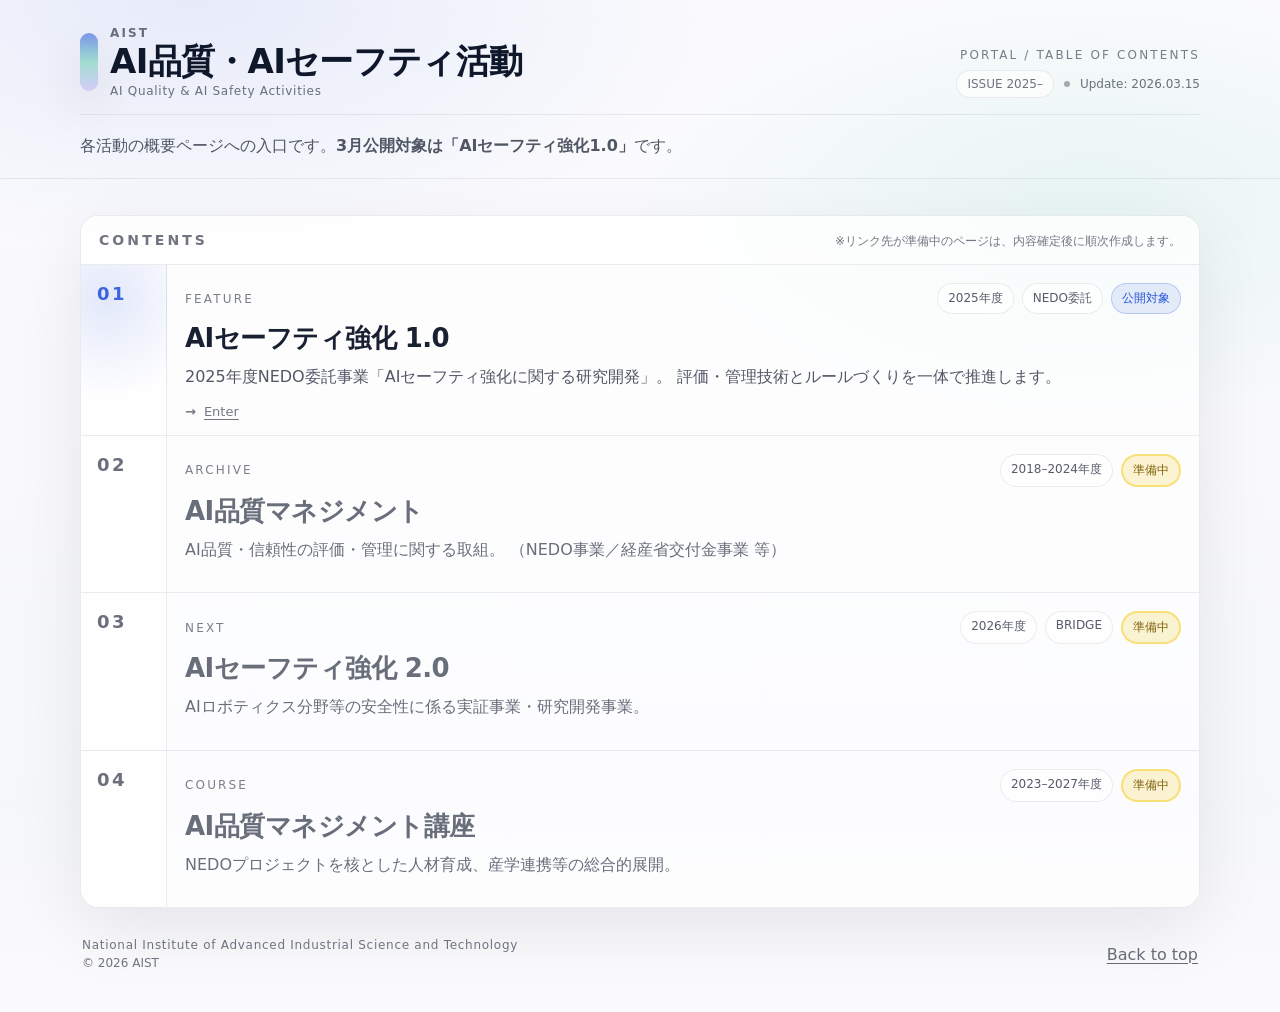
<file: index.html>
<!DOCTYPE html>
<html lang="ja">
<head>
  <meta charset="utf-8" />
  <meta name="viewport" content="width=device-width,initial-scale=1" />
  <title>産総研 AI品質・AIセーフティ活動</title>
  <meta name="description" content="産総研のAI品質・AIセーフティ活動 ポータル（目次）" />
  <link rel="stylesheet" href="assets/css/portal.css" />
</head>

<body class="portal">
  <header class="portal-header" id="top">
    <div class="portal-container">
      <div class="mast">
        <div class="mast-left">
          <div class="mast-mark" aria-hidden="true"></div>
          <div class="mast-text">
            <div class="mast-org editable">AIST</div>
            <div class="mast-title editable">AI品質・AIセーフティ活動</div>
            <div class="mast-sub editable">AI Quality &amp; AI Safety Activities</div>
          </div>
        </div>

        <div class="mast-right">
          <div class="issue">
            <div class="issue-kicker editable">PORTAL / TABLE OF CONTENTS</div>
            <div class="issue-meta">
              <span class="issue-pill editable">ISSUE 2025–</span>
              <span class="issue-dot" aria-hidden="true"></span>
              <span class="issue-date editable">Update: <time datetime="2026-03-15">2026.03.15</time></span>
            </div>
          </div>
        </div>
      </div>

      <div class="lead">
        <p class="lead-text editable">
          各活動の概要ページへの入口です。<strong>3月公開対象は「AIセーフティ強化1.0」</strong>です。
        </p>
      </div>
    </div>
  </header>

  <main class="portal-main">
    <div class="portal-container">
      <section class="toc" aria-label="目次">
        <div class="toc-head">
          <h1 class="toc-title editable">CONTENTS</h1>
          <div class="toc-note editable">※リンク先が準備中のページは、内容確定後に順次作成します。</div>
        </div>

        <!-- FEATURE（公開対象） -->
        <article class="toc-item toc-feature">
          <a class="toc-link" href="aisafety1/index.html" target="_blank">
            <div class="toc-no">01</div>
            <div class="toc-body">
              <div class="toc-topline">
                <div class="toc-label editable">FEATURE</div>
                <div class="toc-tags">
                  <span class="tag editable">2025年度</span>
                  <span class="tag editable">NEDO委託</span>
                  <span class="tag is-live editable">公開対象</span>
                </div>
              </div>

              <h2 class="toc-h editable">
                AIセーフティ強化 1.0
              </h2>
              <p class="toc-desc editable">
                2025年度NEDO委託事業「AIセーフティ強化に関する研究開発」。
                評価・管理技術とルールづくりを一体で推進します。
              </p>

              <div class="toc-foot">
                <span class="toc-arrow" aria-hidden="true">→</span>
                <span class="toc-cta editable">Enter</span>
              </div>
            </div>
          </a>
        </article>

        <!-- 以降：準備中 -->
        <article class="toc-item">
          <!-- <a class="toc-link is-soon" href="aiqm/index.html" target="_blank"> -->
          <div class="toc-link is-soon" aria-disabled="true">
            <div class="toc-no">02</div>
            <div class="toc-body">
              <div class="toc-topline">
                <div class="toc-label editable">ARCHIVE</div>
                <div class="toc-tags">
                  <span class="tag editable">2018–2024年度</span>
                  <span class="tag is-soon editable">準備中</span>
                </div>
              </div>

              <h2 class="toc-h editable">AI品質マネジメント</h2>
              <p class="toc-desc editable">
                AI品質・信頼性の評価・管理に関する取組。
                （NEDO事業／経産省交付金事業 等）
              </p>

              <div class="toc-foot">
                <!--<span class="toc-cta is-soon">準備中</span>-->
              </div>
            </div>
          </div>
          <!-- </a> -->
        </article>

        <article class="toc-item">
          <!-- <a class="toc-link is-soon" href="aisafety2/index.html" target="_blank"> -->
          <div class="toc-link is-soon" aria-disabled="true">
            <div class="toc-no">03</div>
            <div class="toc-body">
              <div class="toc-topline">
                <div class="toc-label editable">NEXT</div>
                <div class="toc-tags">
                  <span class="tag editable">2026年度</span>
                  <span class="tag editable">BRIDGE</span>
                  <span class="tag is-soon editable">準備中</span>
                </div>
              </div>

              <h2 class="toc-h editable">AIセーフティ強化 2.0</h2>
              <p class="toc-desc editable">
                AIロボティクス分野等の安全性に係る実証事業・研究開発事業。
              </p>

              <div class="toc-foot">
                <!--<span class="toc-cta is-soon">準備中</span>-->
              </div>
            </div>
          </div>
          <!-- </a> -->
        </article>

        <article class="toc-item">
          <!-- <a class="toc-link is-soon" href="aiqm-course/index.html" target="_blank"> -->
          <div class="toc-link is-soon" aria-disabled="true">
            <div class="toc-no">04</div>
            <div class="toc-body">
              <div class="toc-topline">
                <div class="toc-label editable">COURSE</div>
                <div class="toc-tags">
                  <span class="tag editable">2023–2027年度</span>
                  <span class="tag is-soon editable">準備中</span>
                </div>
              </div>

              <h2 class="toc-h editable">AI品質マネジメント講座</h2>
              <p class="toc-desc editable">
                NEDOプロジェクトを核とした人材育成、産学連携等の総合的展開。
              </p>

              <div class="toc-foot">
                <!--<span class="toc-cta is-soon">準備中</span>-->
              </div>
            </div>
          </div>
          <!-- </a> -->
        </article>

      </section>

      <footer class="portal-footer">
        <div class="footer-left">
          <div class="footer-title editable">National Institute of Advanced Industrial Science and Technology</div>
          <div class="footer-sub editable">© 2026 AIST</div>
        </div>
        <a class="footer-top editable" href="#top">Back to top</a>
      </footer>
    </div>
  </main>
</body>
</html>
</file>
<file: assets/css/portal.css>
:root{
  --bg:#fbfbfd;
  --paper:#ffffff;
  --ink:#0f172a;
  --muted:rgba(15,23,42,.70);
  --line:rgba(15,23,42,.14);
  --hair:rgba(15,23,42,.08);
  --shadow: 0 22px 70px rgba(2,6,23,.08);

  --accent:#1d4ed8;         /* feature accent */
  --accent2:rgba(29,78,216,.12);
  --soon:rgba(15,23,42,.42);

  --w: 1120px;
}

*{ box-sizing:border-box; }
html{ scroll-behavior:smooth; }
body{
  margin:0;
  font-family: system-ui, -apple-system, "Noto Sans JP", sans-serif;
  color: var(--ink);
  background:
    radial-gradient(900px 420px at 15% 0%, rgba(29,78,216,.09), transparent 60%),
    radial-gradient(760px 380px at 85% 20%, rgba(16,185,129,.08), transparent 60%),
    linear-gradient(180deg, #fbfbfd, #f6f7fb 80%, #fbfbfd);
}

.portal-container{
  width: min(var(--w), calc(100% - 40px));
  margin-inline:auto;
}

.portal-header{
  padding: 26px 0 18px;
  border-bottom: 1px solid var(--hair);
}

.mast{
  display:flex;
  align-items:flex-end;
  justify-content:space-between;
  gap: 18px;
}

.mast-left{
  display:flex;
  align-items:center;
  gap: 12px;
}

.mast-mark{
  width: 18px;
  height: 58px;
  border-radius: 10px;
  background: linear-gradient(180deg, rgba(29,78,216,.55), rgba(16,185,129,.35), rgba(139,92,246,.25));
  box-shadow: 0 18px 45px rgba(2,6,23,.12);
}

.mast-org{
  font-weight: 800;
  letter-spacing:.18em;
  font-size: 12px;
  color: rgba(15,23,42,.60);
}

.mast-title{
  font-weight: 900;
  font-size: clamp(22px, 2.8vw, 34px);
  letter-spacing: -.02em;
  line-height: 1.05;
  margin-top: 4px;
}

.mast-sub{
  margin-top: 4px;
  font-size: 12px;
  color: rgba(15,23,42,.60);
  letter-spacing:.06em;
}

.issue{
  text-align:right;
}
.issue-kicker{
  font-size: 12px;
  letter-spacing:.18em;
  color: rgba(15,23,42,.55);
}
.issue-meta{
  margin-top: 8px;
  display:flex;
  align-items:center;
  justify-content:flex-end;
  gap: 10px;
  color: rgba(15,23,42,.60);
  font-size: 12px;
}
.issue-pill{
  border:1px solid var(--hair);
  padding: 6px 10px;
  border-radius: 999px;
  background: rgba(255,255,255,.65);
}
.issue-dot{
  width:6px; height:6px;
  border-radius:999px;
  background: rgba(15,23,42,.35);
}

.lead{
  margin-top: 16px;
  padding-top: 16px;
  border-top: 1px solid var(--hair);
}
.lead-text{
  margin:0;
  color: rgba(15,23,42,.72);
  line-height: 1.85;
  max-width: 88ch;
}

.portal-main{
  padding: 18px 0 42px;
}

.toc{
  margin-top: 18px;
  background: rgba(255,255,255,.65);
  border: 1px solid var(--hair);
  border-radius: 18px;
  box-shadow: var(--shadow);
  overflow:hidden;
}

.toc-head{
  display:flex;
  align-items:baseline;
  justify-content:space-between;
  gap: 14px;
  padding: 16px 18px 14px;
  border-bottom: 1px solid var(--hair);
  background: rgba(255,255,255,.55);
}
.toc-title{
  margin:0;
  letter-spacing:.22em;
  font-size: 14px;
  text-transform: uppercase;
  color: rgba(15,23,42,.60);
}
.toc-note{
  font-size: 12px;
  color: rgba(15,23,42,.58);
}

.toc-item{
  border-top: 1px solid var(--hair);
}
.toc-item:first-of-type{ border-top:none; }

.toc-link{
  display:grid;
  grid-template-columns: 86px 1fr;
  gap: 0;
  text-decoration:none;
  color: inherit;
}

.toc-no{
  padding: 18px 16px;
  border-right: 1px solid var(--hair);
  background: rgba(255,255,255,.40);
  font-weight: 900;
  font-size: 18px;
  letter-spacing:.14em;
  color: rgba(15,23,42,.55);
}

.toc-body{
  padding: 18px 18px 16px;
}

.toc-topline{
  display:flex;
  align-items:center;
  justify-content:space-between;
  gap: 12px;
  flex-wrap:wrap;
}

.toc-label{
  font-size: 12px;
  letter-spacing:.18em;
  text-transform: uppercase;
  color: rgba(15,23,42,.55);
}

.toc-tags{
  display:flex;
  gap: 8px;
  flex-wrap:wrap;
}

.tag{
  font-size: 12px;
  padding: 6px 10px;
  border-radius: 999px;
  border: 1px solid var(--hair);
  background: rgba(255,255,255,.65);
  color: rgba(15,23,42,.70);
}

.tag.is-live{
  border-color: rgba(29,78,216,.22);
  background: rgba(29,78,216,.10);
  color: rgba(29,78,216,.95);
}

.tag.is-soon{
  border-style: dashed;
  color: rgba(15,23,42,.52);
}

.toc-h{
  margin: 10px 0 8px;
  font-size: clamp(18px, 2.4vw, 26px);
  letter-spacing: -.02em;
  line-height: 1.15;
}

.toc-desc{
  margin:0;
  color: rgba(15,23,42,.72);
  line-height: 1.85;
  max-width: 90ch;
}

.toc-foot{
  margin-top: 12px;
  display:flex;
  align-items:center;
  gap: 8px;
  color: rgba(15,23,42,.58);
  font-size: 13px;
}
.toc-arrow{
  font-weight: 900;
}
.toc-cta{
  text-decoration: underline;
  text-underline-offset: 3px;
}

/* FEATUREだけ、ほんの少し強調 */
.toc-feature .toc-no{
  color: rgba(29,78,216,.85);
  background:
    radial-gradient(140px 140px at 30% 20%, var(--accent2), transparent 70%),
    rgba(255,255,255,.45);
}
.toc-feature .toc-h{
  color: rgba(15,23,42,.96);
}
.toc-feature .toc-link:hover{
  background: rgba(255,255,255,.75);
}

/* 準備中は少し落とす */
.toc-link.is-soon .toc-no,
.toc-link.is-soon .toc-h,
.toc-link.is-soon .toc-desc{
  color: rgba(15,23,42,.62);
}
.toc-link.is-soon:hover{
  background: rgba(255,255,255,.68);
}

/* Footer */
.portal-footer{
  margin-top: 18px;
  display:flex;
  align-items:center;
  justify-content:space-between;
  gap: 12px;
  padding: 12px 2px 0;
  color: rgba(15,23,42,.58);
}
.footer-title{
  font-size: 12px;
  letter-spacing:.06em;
}
.footer-sub{
  margin-top: 4px;
  font-size: 12px;
}
.footer-top{
  color: rgba(15,23,42,.62);
  text-decoration: underline;
  text-underline-offset: 3px;
}

/* Responsive */
@media (max-width: 860px){
  .mast{ flex-direction:column; align-items:flex-start; }
  .issue{ text-align:left; }
  .issue-meta{ justify-content:flex-start; }
  .toc-link{ grid-template-columns: 72px 1fr; }
  .toc-no{ padding: 16px 14px; }
}

@media (max-width: 520px){
  .toc-link{ grid-template-columns: 1fr; }
  .toc-no{
    border-right: none;
    border-bottom: 1px solid var(--hair);
    display:flex;
    align-items:center;
    justify-content:flex-start;
    gap: 10px;
  }
}
/* ---- Coming soon emphasis ---- */
.toc-link.is-soon{
  cursor: default;
}

.toc-link.is-soon .toc-cta.is-soon{
  display: inline-block;
  padding: 6px 12px;
  border-radius: 999px;
  border: 1px solid rgba(11,18,32,.18);
  font-weight: 800;
  letter-spacing: .02em;
}

.toc-link.is-soon .tag.is-soon{
  font-weight: normal;
  border-width: 2px;
}
/* ---- Coming soon (yellow tone) ---- */
.toc-link.is-soon{
  cursor: default;
}

/* 「準備中」タグ（小さいバッジ） */
.tag.is-soon{
  background: rgba(245, 198, 10, .18);   /* 薄い黄 */
  border: 1px solid rgba(245, 198, 10, .45);
  color: rgba(120, 90, 0, .95);          /* 黄土 */
  font-weight: 800;
}

/* 下部の「準備中」表示（CTA） */
.toc-cta.is-soon{
  display: inline-block;
  padding: 6px 12px;
  border-radius: 999px;
  background: rgba(245, 198, 10, .14);
  border: 2px solid rgba(245, 198, 10, .55);
  color: rgba(120, 90, 0, .95);
  font-weight: 900;
  letter-spacing: .02em;
}
</file>
